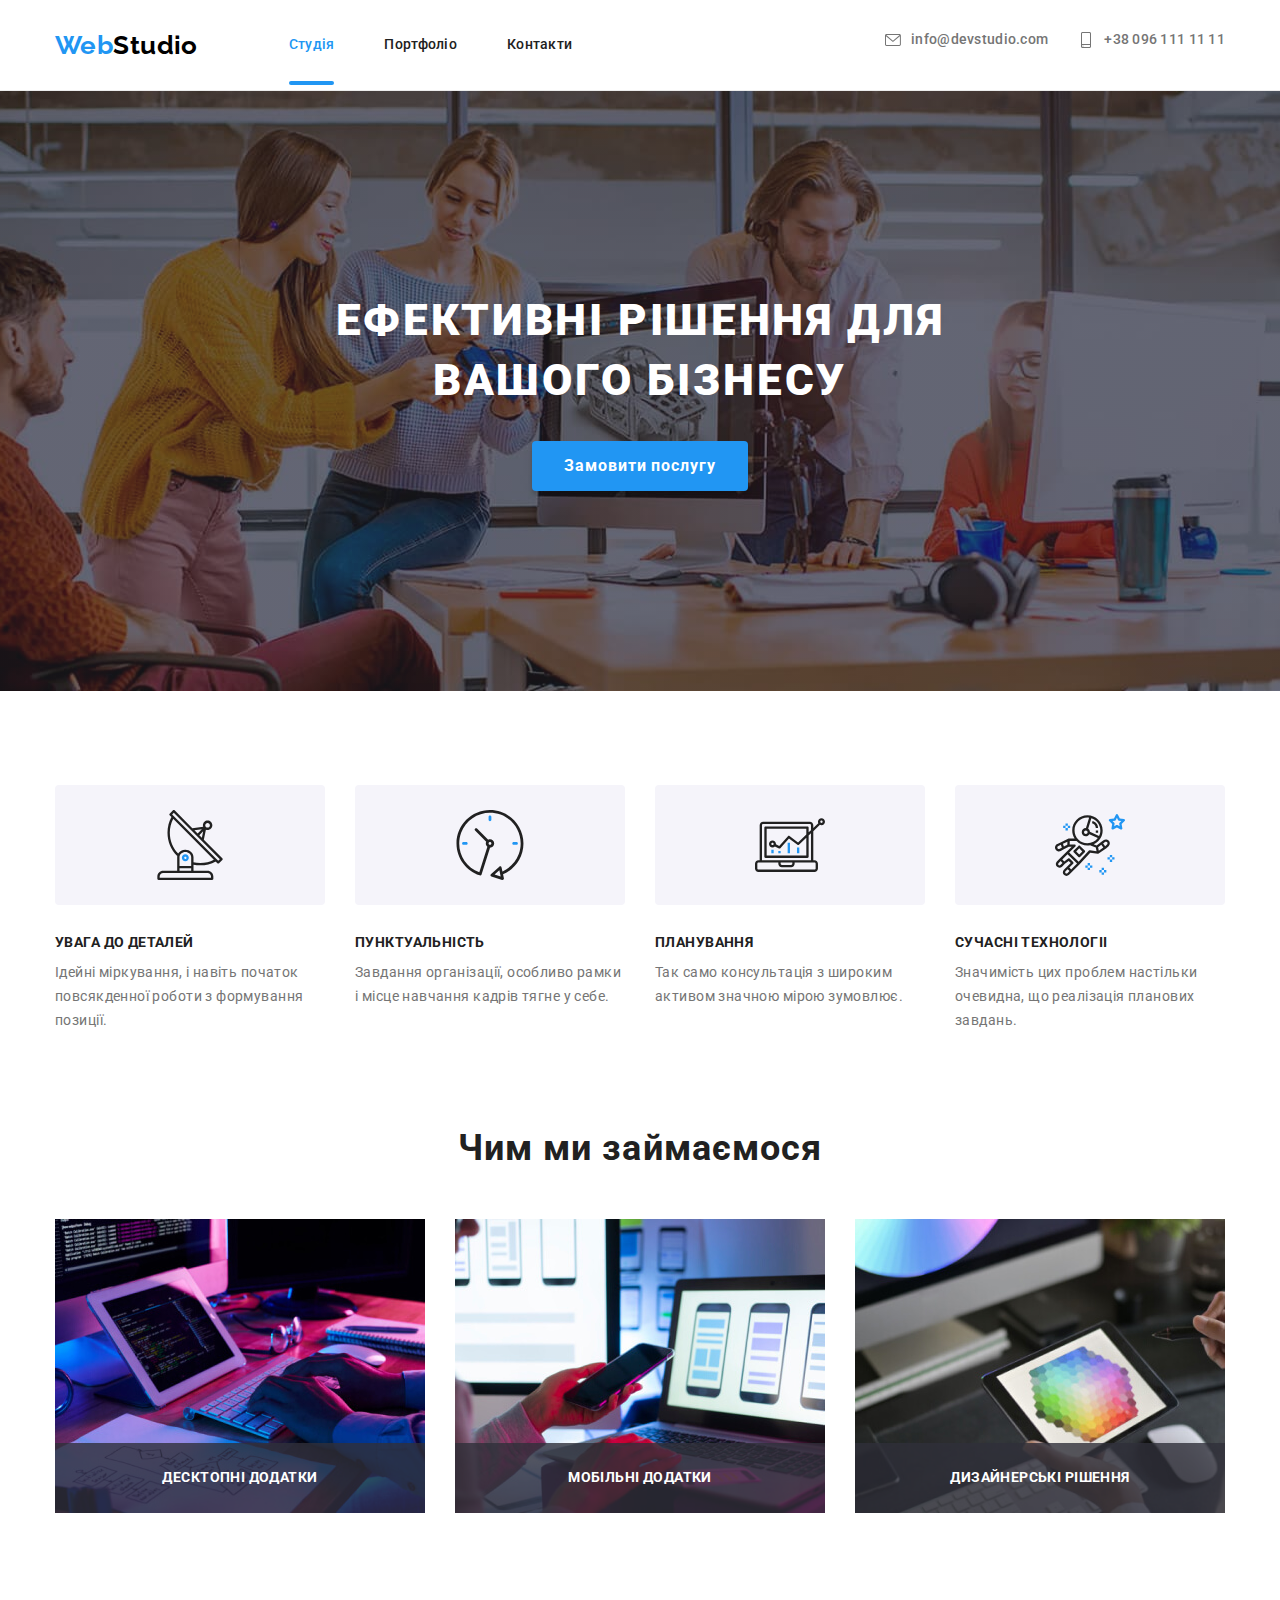
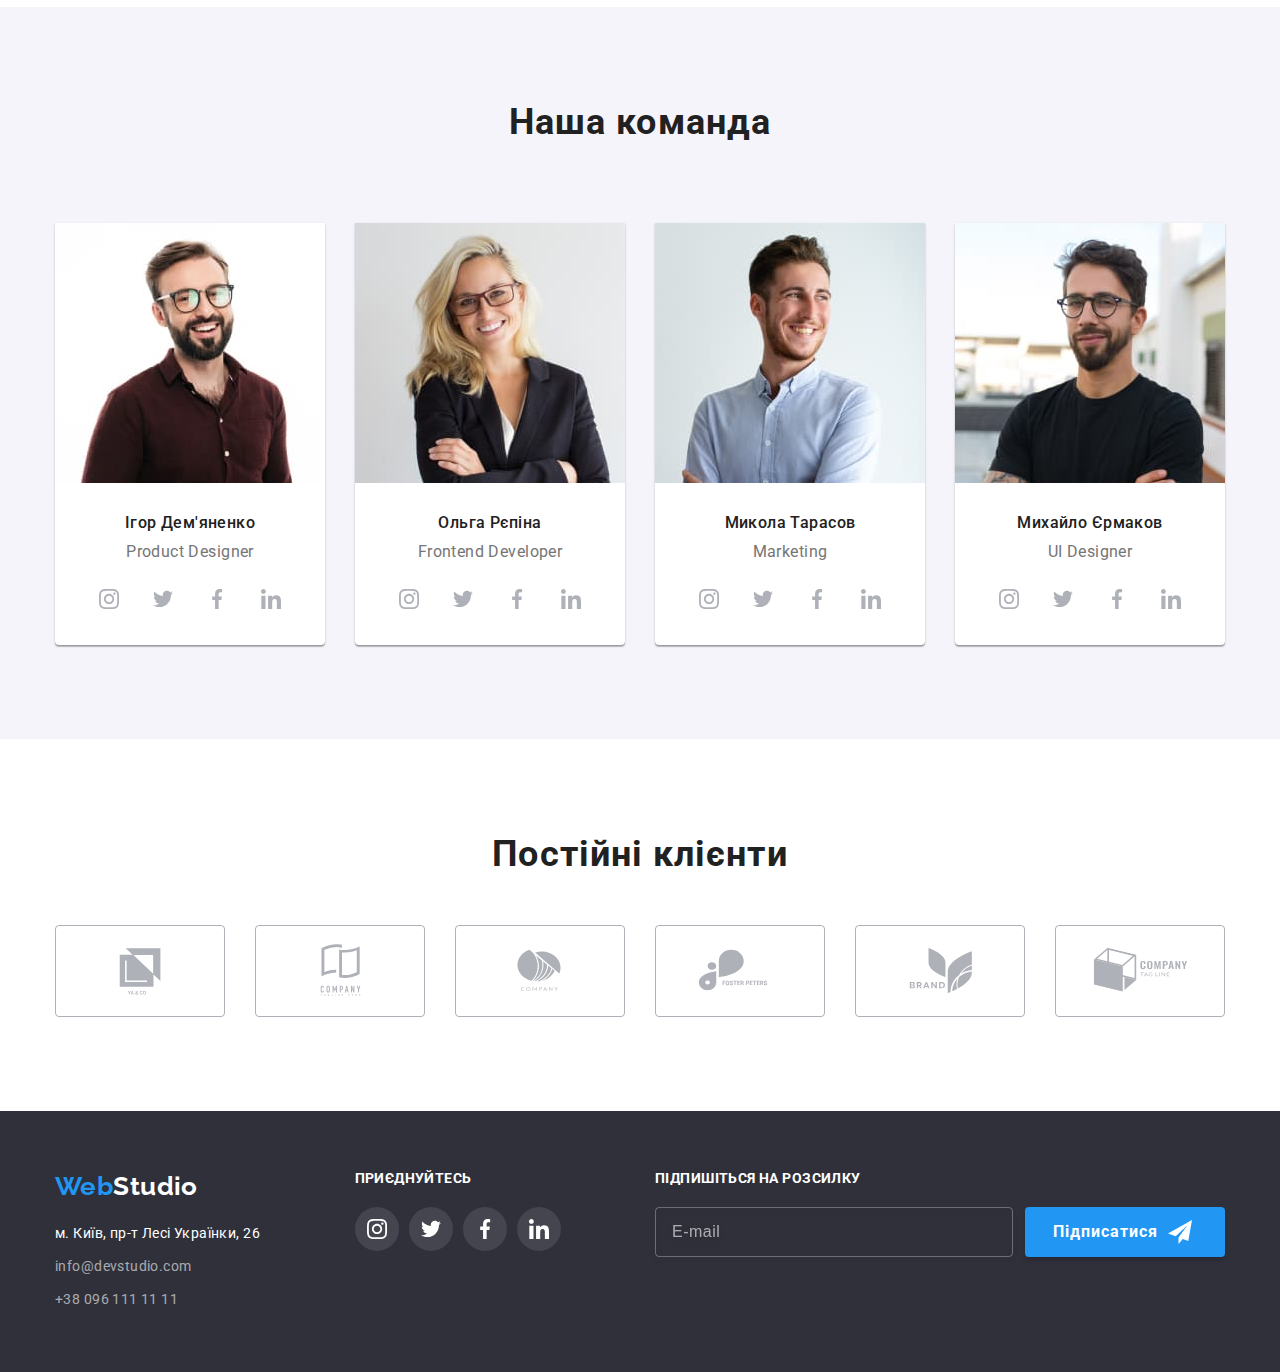
<file: index.html>
<!DOCTYPE html>
<html lang="uk">

<head>
  <meta charset="UTF-8" />
  <meta http-equiv="X-UA-Compatible" content="IE=edge" />
  <meta name="viewport" content="width=device-width, initial-scale=1.0" />
  <title>Blog</title>
  <link rel="preconnect" href="https://fonts.googleapis.com" />
  <link rel="preconnect" href="https://fonts.gstatic.com" crossorigin />
  <link href="https://fonts.googleapis.com/css2?family=Raleway:wght@700&family=Roboto:wght@400;500;700;900&display=swap"
    rel="stylesheet" />
  <link rel="stylesheet" href="https://cdnjs.cloudflare.com/ajax/libs/modern-normalize/1.1.0/modern-normalize.min.css"
    integrity="sha512-wpPYUAdjBVSE4KJnH1VR1HeZfpl1ub8YT/NKx4PuQ5NmX2tKuGu6U/JRp5y+Y8XG2tV+wKQpNHVUX03MfMFn9Q=="
    crossorigin="anonymous" referrerpolicy="no-referrer" />
  <link rel="stylesheet" href="./css/main.min.css" />
</head>

<body>
  <!-- Header -->
  <header class="header">
    <div class="header__container container">
      <nav class="navigation">
        <a href="./index.html" class="logo header__logo"><span class="logo__text">Web</span>Studio</a>
        <ul class="navigation__list">
          <li class="navigation__item">
            <a class="navigation__link link navigation__link--active" href="./index.html">Студія</a>
          </li>
          <li class="navigation__item">
            <a class="navigation__link link" href="./portfolio.html">Портфоліо</a>
          </li>
          <li class="navigation__item">
            <a class="navigation__link link" href="#">Контакти</a>
          </li>
        </ul>
      </nav>
      <div class="header__contacts">
        <ul class="contacts">
          <li class="contacts__item">
            <a class="contacts__link link" href="mailto:info@devstudio.com">
              <svg class="contacts__icon">
                <use href="./images/icons.svg#icon-envelope"></use>
              </svg>
              info@devstudio.com
            </a>
          </li>
          <li class="contacts__item">
            <a class="contacts__link link" href="tel:+380961111111">
              <svg class="contacts__icon">
                <use href="./images/icons.svg#icon-smartphone"></use>
              </svg>
              +38 096 111 11 11
            </a>
          </li>
        </ul>
      </div>
      <button type="button" class="mobile-menu__button js-open-menu" aria-expanded="false" aria-controls="mobile-menu">
        <svg width="40" height="40" class="mobile-menu__icon-menu" aria-label="Пермикач мобільного меню">
          <use href="./images/icons.svg#icon-menu"></use>
        </svg>
      </button>
    </div>
    <div class="mobile-menu js-menu-container" id="mobile-menu">
      <div class="mobile-menu__content">
        <div>
          <button class="mobile-menu__button js-close-menu">
            <svg width="40" height="40" class="mobile-menu__icon-cross" aria-label="Пермикач мобільного меню">
              <use href="./images/icons.svg#icon-close"></use>
            </svg>
          </button>
          <nav class="mob-navigation">
            <ul class="mob-navigation__list">
              <li class="mob-navigation__item">
                <a class="mob-navigation__link link mob-navigation__link--active" href="./index.html">Студія</a>
              </li>
              <li class="mob-navigation__item">
                <a class="mob-navigation__link link" href="./portfolio.html">Портфоліо</a>
              </li>
              <li class="mob-navigation__item">
                <a class="mob-navigation__link link" href="#">Контакти</a>
              </li>
            </ul>
          </nav>
        </div>
        <div>
          <ul class="mob-contacts">
            <li class="mob-contacts__item">
              <a class="mob-contacts__tel link" href="tel:+380961111111">
                +38 096 111 11 11
              </a>
            </li>
            <li class="mob-contacts__item">
              <a class="mob-contacts__mail link" href="mailto:info@devstudio.com">
                info@devstudio.com
              </a>
            </li>
          </ul>
          <ul class="mob-social-set">
            <li class="mob-social-set__item">
              <a class="mob-social-set__link link" href="#"> Instagram </a>
            </li>
            <li class="mob-social-set__item">
              <a class="mob-social-set__link link" href="#"> Twitter </a>
            </li>
            <li class="mob-social-set__item">
              <a class="mob-social-set__link link" href="#"> Facebook </a>
            </li>
            <li class="mob-social-set__item">
              <a class="mob-social-set__link link" href="#"> LinkedIn </a>
            </li>
          </ul>
        </div>
      </div>
    </div>
  </header>

  <!--Main  -->
  <main>
    <!-- Hero -->
    <section class="hero hero__overlay">
      <div class="container">
        <h1 class="hero__title c-title-44">
          Ефективні рішення для <br />
          вашого бізнесу
        </h1>
        <button class="hero__btn button" type="button" data-modal-open>
          Замовити послугу
        </button>
      </div>
    </section>

    <!-- Features -->
    <section class="features section">
      <div class="container">
        <h2 class="c-title-36 visually-hidden">Наші переваги</h2>
        <ul class="features__list">
          <li class="features__item">
            <div class="features__pre-block">
              <svg class="features__icon" width="70" height="70">
                <use href="./images/icons.svg#icon-antenna"></use>
              </svg>
            </div>
            <h3 class="features__title c-title-14">Увага до деталей</h3>
            <p class="features__text">
              Ідейні міркування, і навіть початок повсякденної роботи з
              формування позиції.
            </p>
          </li>
          <li class="features__item">
            <div class="features__pre-block">
              <svg class="features__icon" width="70" height="70">
                <use href="./images/icons.svg#icon-clock"></use>
              </svg>
            </div>
            <h3 class="features__title c-title-14">Пунктуальність</h3>
            <p class="features__text">
              Завдання організації, особливо рамки і місце навчання кадрів
              тягне у себе.
            </p>
          </li>
          <li class="features__item">
            <div class="features__pre-block">
              <svg class="features__icon" width="70" height="70">
                <use href="./images/icons.svg#icon-diagram"></use>
              </svg>
            </div>
            <h3 class="features__title c-title-14">Планування</h3>
            <p class="features__text">
              Так само консультація з широким активом значною мірою зумовлює.
            </p>
          </li>
          <li class="features__item">
            <div class="features__pre-block">
              <svg class="features__icon" width="70" height="70">
                <use href="./images/icons.svg#icon-astronaut"></use>
              </svg>
            </div>
            <h3 class="features__title c-title-14">Сучасні технологіі</h3>
            <p class="features__text">
              Значимість цих проблем настільки очевидна, що реалізація
              планових завдань.
            </p>
          </li>
        </ul>
      </div>
    </section>

    <!-- About -->
    <section class="about section">
      <div class="container">
        <h2 class="about__title c-title-36">Чим ми займаємося</h2>
        <ul class="work-set">
          <li class="work-set__item">
            <picture>
              <source media="(min-width:1200px)" srcset="./images/ipad.jpg 1x, ./images/ipad-2x.jpg 2x" />
              <img srcset="./images/ipad.jpg 1x, ./images/ipad-2x.jpg 2x" src="./images/ipad.jpg"
                alt="Планшет з клавіатурой та руками" width="370" />
            </picture>
            <h3 class="work-set__sub-title c-title-14">Десктопні додатки</h3>
          </li>
          <li class="work-set__item">
            <picture>
              <source media="(min-width:1200px)" srcset="./images/laptop.jpg 1x, ./images/laptop-2x.jpg 2x" />
              <img srcset="./images/laptop.jpg 1x, ./images/laptop-2x.jpg 2x" src="./images/laptop.jpg"
                alt="телефон с ноутбуком та руками" width="370" />
            </picture>

            <h3 class="work-set__sub-title c-title-14">Мобільні додатки</h3>
          </li>
          <li class="work-set__item">
            <picture>
              <source media="(min-width:1200px)" srcset="./images/ipad2.jpg 1x, ./images/ipad2-2x.jpg 2x" />
              <img srcset="./images/ipad2.jpg 1x, ./images/ipad2-2x.jpg 2x" src="./images/ipad2.jpg"
                alt="Руки і планшет" width="370" />
            </picture>

            <h3 class="work-set__sub-title c-title-14">
              Дизайнерські рішення
            </h3>
          </li>
        </ul>
      </div>
    </section>

    <!-- Team -->
    <section class="team section">
      <div class="container">
        <h2 class="team__title c-title-36">Наша команда</h2>
        <ul class="cards">
          <li class="cards__item">
            <picture>
              <source media="(min-width:1200px)" srcset="
                    ./images/demyanenko.jpg    1x,
                    ./images/demyanenko-2x.jpg 2x
                  " />
              <source media="(min-width:768px)" srcset="
                    ./images/demyanenko-tab.jpg    1x,
                    ./images/demyanenko-tab-2x.jpg 2x
                  " />
              <source media="(min-width:480px)" srcset="
                    ./images/demyanenko-mob.jpg    1x,
                    ./images/demyanenko-mob-2x.jpg 2x
                  " />
              <img srcset="
                    ./images/demyanenko.jpg    1x,
                    ./images/demyanenko-2x.jpg 2x
                  " src="./images/demyanenko.jpg" alt="Ігор Дем'яненко" width="270" height="260"
                class="cards__image" />
            </picture>
            <h3 class="cards__title c-title-16">Ігор Дем'яненко</h3>
            <p class="cards__text">Product Designer</p>
            <ul class="social-set team__social-set">
              <li class="social-set__item">
                <a class="social-set__link link" href="#">
                  <svg class="social-set__icon" width="20" height="20">
                    <use href="./images/icons.svg#icon-instagram"></use>
                  </svg>
                </a>
              </li>
              <li class="social-set__item">
                <a class="social-set__link link" href="#">
                  <svg class="social-set__icon" width="20" height="20">
                    <use href="./images/icons.svg#icon-twitter"></use>
                  </svg>
                </a>
              </li>
              <li class="social-set__item">
                <a class="social-set__link link" href="#">
                  <svg class="social-set__icon" width="20" height="20">
                    <use href="./images/icons.svg#icon-facebook"></use>
                  </svg>
                </a>
              </li>
              <li class="social-set__item">
                <a class="social-set__link link" href="#">
                  <svg class="social-set__icon" width="20" height="20">
                    <use href="./images/icons.svg#icon-linkedin"></use>
                  </svg>
                </a>
              </li>
            </ul>
          </li>
          <li class="cards__item">
            <picture>
              <source media="(min-width:1200px )" srcset="./images/repina.jpg 1x, ./images/repina-2x.jpg 2x" />
              <source media="(min-width:768px )" srcset="
                    ./images/repina-tab.jpg    1x,
                    ./images/repina-tab-2x.jpg 2x
                  " />
              <source media="(min-width:480px )" srcset="
                    ./images/repina-mob.jpg    1x,
                    ./images/repina-mob-2x.jpg 2x
                  " />
              <img srcset="./images/repina.jpg 1x, ./images/repina-2x.jpg 2x" src="./images/repina.jpg"
                alt="Ольга Рєпіна" width="270" height="260" />
            </picture>

            <h3 class="cards__title c-title-16">Ольга Рєпіна</h3>
            <p class="cards__text">Frontend Developer</p>
            <ul class="social-set team__social-set">
              <li class="social-set__item">
                <a class="social-set__link link" href="#">
                  <svg class="social-set__icon" width="20" height="20">
                    <use href="./images/icons.svg#icon-instagram"></use>
                  </svg>
                </a>
              </li>
              <li class="social-set__item">
                <a class="social-set__link link" href="#">
                  <svg class="social-set__icon" width="20" height="20">
                    <use href="./images/icons.svg#icon-twitter"></use>
                  </svg>
                </a>
              </li>
              <li class="social-set__item">
                <a class="social-set__link link" href="#">
                  <svg class="social-set__icon" width="20" height="20">
                    <use href="./images/icons.svg#icon-facebook"></use>
                  </svg>
                </a>
              </li>
              <li class="social-set__item">
                <a class="social-set__link link" href="#">
                  <svg class="social-set__icon" width="20" height="20">
                    <use href="./images/icons.svg#icon-linkedin"></use>
                  </svg>
                </a>
              </li>
            </ul>
          </li>
          <li class="cards__item">
            <picture>
              <source media="(min-width:1200px )" srcset="./images/tarasov.jpg 1x, ./images/tarasov-2x.jpg 2x" />
              <source media="(min-width:768px )" srcset="
                    ./images/tarasov-tab.jpg    1x,
                    ./images/tarasov-tab-2x.jpg 2x
                  " />
              <source media="(min-width:480px )" srcset="
                    ./images/tarasov-mob.jpg    1x,
                    ./images/tarasov-mob-2x.jpg 2x
                  " />
              <img srcset="./images/tarasov.jpg 1x, ./images/tarasov-2x.jpg 2x" src="./images/tarasov.jpg"
                alt="Микола Тарасов" width="270" height="260" />
            </picture>
            <h3 class="cards__title c-title-16">Микола Тарасов</h3>
            <p class="cards__text">Marketing</p>
            <ul class="social-set team__social-set">
              <li class="social-set__item">
                <a class="social-set__link link" href="#">
                  <svg class="social-set__icon" width="20" height="20">
                    <use href="./images/icons.svg#icon-instagram"></use>
                  </svg>
                </a>
              </li>
              <li class="social-set__item">
                <a class="social-set__link link" href="#">
                  <svg class="social-set__icon" width="20" height="20">
                    <use href="./images/icons.svg#icon-twitter"></use>
                  </svg>
                </a>
              </li>
              <li class="social-set__item">
                <a class="social-set__link link" href="#">
                  <svg class="social-set__icon" width="20" height="20">
                    <use href="./images/icons.svg#icon-facebook"></use>
                  </svg>
                </a>
              </li>
              <li class="social-set__item">
                <a class="social-set__link link" href="#">
                  <svg class="social-set__icon" width="20" height="20">
                    <use href="./images/icons.svg#icon-linkedin"></use>
                  </svg>
                </a>
              </li>
            </ul>
          </li>
          <li class="cards__item">
            <picture>
              <source media="(min-width:1200px )" srcset="./images/ermakov.jpg 1x, ./images/ermakov-2x.jpg 2x" />
              <source media="(min-width:768px )" srcset="
                    ./images/ermakov-tab.jpg    1x,
                    ./images/ermakov-tab-2x.jpg 2x
                  " />
              <source media="(min-width:480px )" srcset="
                    ./images/ermakov-mob.jpg    1x,
                    ./images/ermakov-mob-2x.jpg 2x
                  " />
              <img srcset="./images/ermakov.jpg 1x, ./images/ermakov-2x.jpg 2x" src="./images/ermakov.jpg"
                alt="Михайло Єрмаков" width="270" height="260" />
            </picture>
            <h3 class="cards__title c-title-16">Михайло Єрмаков</h3>
            <p class="cards__text">UI Designer</p>
            <ul class="social-set team__social-set">
              <li class="social-set__item">
                <a class="social-set__link link" href="#">
                  <svg class="social-set__icon" width="20" height="20">
                    <use href="./images/icons.svg#icon-instagram"></use>
                  </svg>
                </a>
              </li>
              <li class="social-set__item">
                <a class="social-set__link link" href="#">
                  <svg class="social-set__icon" width="20" height="20">
                    <use href="./images/icons.svg#icon-twitter"></use>
                  </svg>
                </a>
              </li>
              <li class="social-set__item">
                <a class="social-set__link link" href="#">
                  <svg class="social-set__icon" width="20" height="20">
                    <use href="./images/icons.svg#icon-facebook"></use>
                  </svg>
                </a>
              </li>
              <li class="social-set__item">
                <a class="social-set__link link" href="#">
                  <svg class="social-set__icon" width="20" height="20">
                    <use href="./images/icons.svg#icon-linkedin"></use>
                  </svg>
                </a>
              </li>
            </ul>
          </li>
        </ul>
      </div>
    </section>

    <!-- Clients -->
    <section class="clients section">
      <div class="container">
        <h2 class="client__title c-title-36">Постійні клієнти</h2>
        <ul class="logo-set">
          <li class="logo-set__item">
            <a class="logo-set__link link" href="#">
              <svg class="logo-set__icon" width="106" height="60">
                <use href="./images/icons.svg#icon-Logo-1"></use>
              </svg>
            </a>
          </li>
          <li class="logo-set__item">
            <a class="logo-set__link link" href="#">
              <svg class="logo-set__icon" width="106" height="60">
                <use href="./images/icons.svg#icon-Logo-2"></use>
              </svg>
            </a>
          </li>
          <li class="logo-set__item">
            <a class="logo-set__link link" href="#">
              <svg class="logo-set__icon" width="106" height="60">
                <use href="./images/icons.svg#icon-Logo-3"></use>
              </svg>
            </a>
          </li>
          <li class="logo-set__item">
            <a class="logo-set__link link" href="#"><svg class="logo-set__icon" width="106" height="60">
                <use href="./images/icons.svg#icon-Logo-4"></use>
              </svg>
            </a>
          </li>
          <li class="logo-set__item">
            <a class="logo-set__link link" href="#"><svg class="logo-set__icon" width="106" height="60">
                <use href="./images/icons.svg#icon-Logo-5"></use>
              </svg>
            </a>
          </li>
          <li class="logo-set__item">
            <a class="logo-set__link link" href="#"><svg class="logo-set__icon" width="106" height="60">
                <use href="./images/icons.svg#icon-Logo-6"></use>
              </svg>
            </a>
          </li>
        </ul>
      </div>
    </section>
  </main>

  <!-- Footer -->
  <footer class="footer">
    <div class="footer__container container">
      <div class="footer__contact-block">
        <a href="./index.html" class="logo footer__logo"><span class="logo__text">Web</span>Studio</a>
        <address>
          <ul class="contacts footer__contacts">
            <li class="contacts__item footer__item">
              <a href="https://goo.gl/maps/BHnjJmamnpTQk5Pf9" target="_blank" rel="noopener noreferrer nofollow"
                class="link footer__link footer__link--accent">м. Київ, пр-т Лесі Українки, 26</a>
            </li>
            <li class="contacts__item footer__item">
              <a class="link footer__link" href="mailto:info@devstudio.com">
                info@devstudio.com
              </a>
            </li>
            <li class="contacts__item footer__item">
              <a class="link footer__link" href="tel:+380961111111">
                +38 096 111 11 11
              </a>
            </li>
          </ul>
        </address>
      </div>
      <div class="footer__social">
        <h2 class="footer__title c-title-14">Приєднуйтесь</h2>
        <ul class="social-set">
          <li class="social-set__item">
            <a class="social-set__link link footer__link--dark" href="#">
              <svg class="social-set__icon" width="20" height="20">
                <use href="./images/icons.svg#icon-instagram"></use>
              </svg>
            </a>
          </li>
          <li class="social-set__item">
            <a class="social-set__link link footer__link--dark" href="#">
              <svg class="social-set__icon" width="20" height="20">
                <use href="./images/icons.svg#icon-twitter"></use>
              </svg>
            </a>
          </li>
          <li class="social-set__item">
            <a class="social-set__link link footer__link--dark" href="#">
              <svg class="social-set__icon" width="20" height="20">
                <use href="./images/icons.svg#icon-facebook"></use>
              </svg>
            </a>
          </li>
          <li class="social-set__item">
            <a class="social-set__link link footer__link--dark" href="#">
              <svg class="social-set__icon" width="20" height="20">
                <use href="./images/icons.svg#icon-linkedin"></use>
              </svg>
            </a>
          </li>
        </ul>
      </div>
      <div class="footer__mailing-form">
        <h2 class="footer__title c-title-14">Підпишіться на розсилку</h2>
        <form class="mailing-form">
          <input type="text" class="mailing-form__input" name="email" placeholder="E-mail" />
          <button type="submit" class="mailing-form__btn button">
            Підписатися
            <svg class="mailing-form__icon" width="24" height="24">
              <use href="./images/icons.svg#icon-send"></use>
            </svg>
          </button>
        </form>
      </div>
    </div>
  </footer>

  <!-- Modal Window -->
  <div class="backdrop is-hidden" data-modal>
    <div class="modal">
      <button type="button" class="modal__close-btn" data-modal-close>
        <svg class="modal__icon-close" width="18" height="18">
          <use href="./images/icons.svg#icon-close"></use>
        </svg>
      </button>
      <p class="modal__heading c-title-20">
        Залиште свої дані, ми вам передзвонимо
      </p>
      <form>
        <div class="modal__input-group">
          <label for="name" class="modal__label c-title-12">Ім'я</label>
          <div class="modal__input-wrapper">
            <input type="text" class="modal__input" name="name" id="name" />
            <svg class="modal__input-icon" width="18" height="18">
              <use href="./images/icons.svg#icon-person"></use>
            </svg>
          </div>
        </div>
        <div class="modal__input-group">
          <label for="tel" class="modal__label c-title-12">Телефон</label>
          <div class="modal__input-wrapper">
            <input type="tel" class="modal__input" name="tel" id="tel" />
            <svg class="modal__input-icon" width="18" height="18">
              <use href="./images/icons.svg#icon-phone"></use>
            </svg>
          </div>
        </div>
        <div class="modal__input-group">
          <label for="email" class="modal__label c-title-12">Пошта</label>
          <div class="modal__input-wrapper">
            <input type="email" class="modal__input" name="email" id="email" />
            <svg class="modal__input-icon" width="18" height="18">
              <use href="./images/icons.svg#icon-email"></use>
            </svg>
          </div>
        </div>
        <div class="modal__input-textarea">
          <label for="comment" class="modal__label c-title-12">Коментар</label>
          <textarea name="comment" id="comment" class="modal__text" placeholder="Введіть текст"></textarea>
        </div>
        <div class="modal__checkbox">
          <input type="checkbox" name="politic" id="politic" class="modal__politic-check visually-hidden" />
          <label for="politic" class="modal__politic-lable">Погоджуюся з розсилкою та приймаю
            <a href="#" target="_blank" class="modal__link">Умови договору</a>
          </label>
        </div>
        <button type="submit" class="modal__btn button">Відправити</button>
      </form>
    </div>
  </div>

  <!-- Scripts JS -->
  <script src="./js/modal.js"></script>
  <script src="./js/mobile-menu.js"></script>
</body>

</html>
</file>
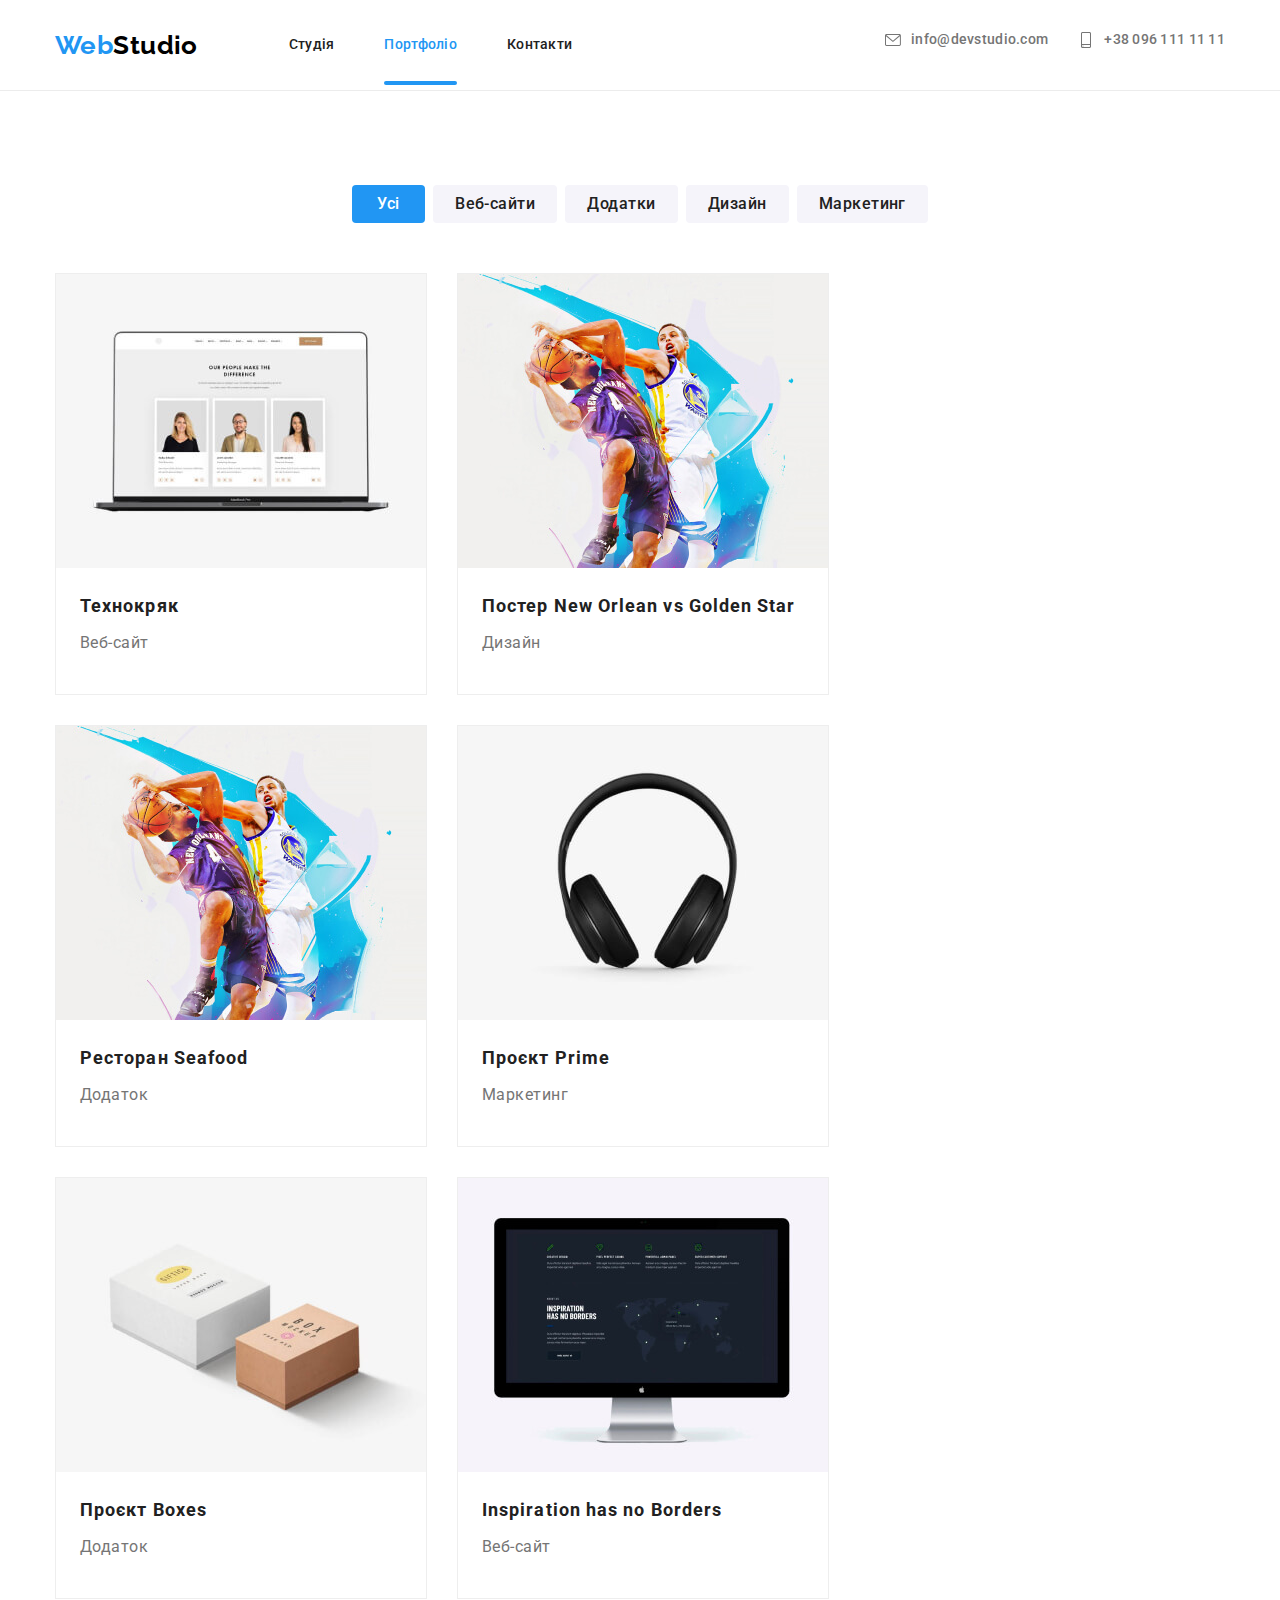
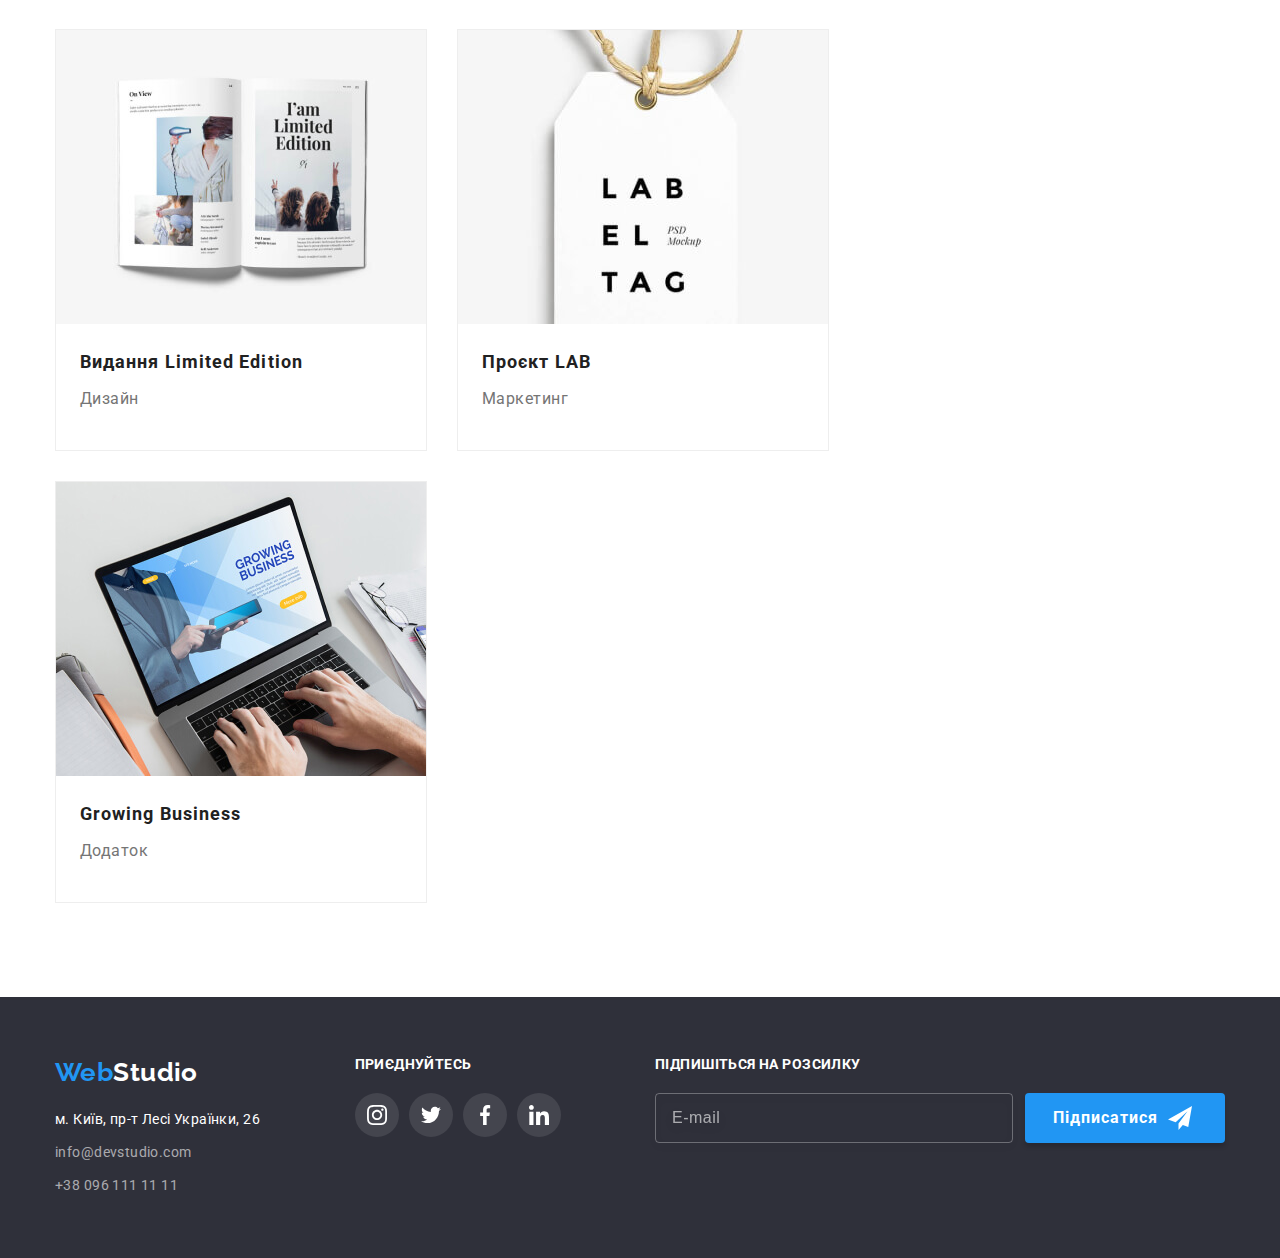
<file: portfolio.html>
<!DOCTYPE html>
<html lang="uk">
  <head>
    <meta charset="UTF-8" />
    <meta http-equiv="X-UA-Compatible" content="IE=edge" />
    <meta name="viewport" content="width=device-width, initial-scale=1.0" />
    <title>Портфоліо робіт</title>
    <link rel="preconnect" href="https://fonts.googleapis.com" />
    <link rel="preconnect" href="https://fonts.gstatic.com" crossorigin />
    <link
      href="https://fonts.googleapis.com/css2?family=Raleway:wght@700&family=Roboto:wght@400;500;700;900&display=swap"
      rel="stylesheet"
    />
    <link
      rel="stylesheet"
      href="https://cdnjs.cloudflare.com/ajax/libs/modern-normalize/1.1.0/modern-normalize.min.css"
      integrity="sha512-wpPYUAdjBVSE4KJnH1VR1HeZfpl1ub8YT/NKx4PuQ5NmX2tKuGu6U/JRp5y+Y8XG2tV+wKQpNHVUX03MfMFn9Q=="
      crossorigin="anonymous"
      referrerpolicy="no-referrer"
    />
    <link rel="stylesheet" href="./css/main.min.css" />
  </head>

  <body>
    <!-- Header Navigation -->
    <header class="header">
      <div class="header__container container">
        <nav class="navigation">
          <a href="./index.html" class="logo header__logo"
            ><span class="logo__text">Web</span>Studio</a
          >
          <ul class="navigation__list">
            <li class="navigation__item">
              <a class="navigation__link link" href="./index.html">Студія</a>
            </li>
            <li class="navigation__item">
              <a
                class="navigation__link link navigation__link--active"
                href="./portfolio.html"
                >Портфоліо</a
              >
            </li>
            <li class="navigation__item">
              <a class="navigation__link link" href="#">Контакти</a>
            </li>
          </ul>
        </nav>
        <div class="header__contacts">
          <ul class="contacts">
            <li class="contacts__item">
              <a class="contacts__link link" href="mailto:info@devstudio.com">
                <svg class="contacts__icon">
                  <use href="./images/icons.svg#icon-envelope"></use>
                </svg>
                info@devstudio.com
              </a>
            </li>
            <li class="contacts__item">
              <a class="contacts__link link" href="tel:+380961111111">
                <svg class="contacts__icon">
                  <use href="./images/icons.svg#icon-smartphone"></use>
                </svg>
                +38 096 111 11 11
              </a>
            </li>
          </ul>
        </div>
        <button
          type="button"
          class="mobile-menu__button js-open-menu"
          aria-expanded="false"
          aria-controls="mobile-menu"
        >
          <svg
            width="40"
            height="40"
            class="mobile-menu__icon-menu"
            aria-label="Пермикач мобільного меню"
          >
            <use href="./images/icons.svg#icon-menu"></use>
          </svg>
        </button>
      </div>
      <div class="mobile-menu js-menu-container" id="mobile-menu">
        <div class="mobile-menu__content">
          <div>
            <button class="mobile-menu__button js-close-menu">
              <svg
                width="40"
                height="40"
                class="mobile-menu__icon-cross"
                aria-label="Пермикач мобільного меню"
              >
                <use href="./images/icons.svg#icon-close"></use>
              </svg>
            </button>
            <nav class="mob-navigation">
              <ul class="mob-navigation__list">
                <li class="mob-navigation__item">
                  <a class="mob-navigation__link link" href="./index.html"
                    >Студія</a
                  >
                </li>
                <li class="mob-navigation__item">
                  <a
                    class="mob-navigation__link link mob-navigation__link--active"
                    href="./portfolio.html"
                    >Портфоліо</a
                  >
                </li>
                <li class="mob-navigation__item">
                  <a class="mob-navigation__link link" href="#">Контакти</a>
                </li>
              </ul>
            </nav>
          </div>
          <div>
            <ul class="mob-contacts">
              <li class="mob-contacts__item">
                <a class="mob-contacts__tel link" href="tel:+380961111111">
                  +38 096 111 11 11
                </a>
              </li>
              <li class="mob-contacts__item">
                <a
                  class="mob-contacts__mail link"
                  href="mailto:info@devstudio.com"
                >
                  info@devstudio.com
                </a>
              </li>
            </ul>
            <ul class="mob-social-set">
              <li class="mob-social-set__item">
                <a class="mob-social-set__link link" href="#"> Instagram </a>
              </li>
              <li class="mob-social-set__item">
                <a class="mob-social-set__link link" href="#"> Twitter </a>
              </li>
              <li class="mob-social-set__item">
                <a class="mob-social-set__link link" href="#"> Facebook </a>
              </li>
              <li class="mob-social-set__item">
                <a class="mob-social-set__link link" href="#"> LinkedIn </a>
              </li>
            </ul>
          </div>
        </div>
      </div>
    </header>
    <!--Main  -->
    <main>
      <!-- Portfolio -->
      <section class="portfolio section">
        <div class="container">
          <h1 class="portfolio__title visually-hidden">Наші роботи</h1>
          <div class="portfolio__filter">
            <ul class="filter">
              <li class="filter__item">
                <button
                  class="filter__btn button filter__carrent"
                  type="button"
                >
                  Усі
                </button>
              </li>
              <li class="filter__item">
                <button class="filter__btn button" type="button">
                  Веб-сайти
                </button>
              </li>
              <li class="filter__item">
                <button class="filter__btn button" type="button">
                  Додатки
                </button>
              </li>
              <li class="filter__item">
                <button class="filter__btn button" type="button">Дизайн</button>
              </li>
              <li class="filter__item">
                <button class="filter__btn button" type="button">
                  Маркетинг
                </button>
              </li>
            </ul>
          </div>

          <ul class="portfolio__list">
            <li class="portfolio__item">
              <a href="#" class="portfolio__link link">
                <div class="portfolio__action">
                  <picture>
                    <source
                      media="(min-width:1200px)"
                      srcset="
                        ./images/laptop_with_site.jpg    1x,
                        ./images/laptop_with_site-2x.jpg 2x
                      "
                    />
                    <source
                      media="(min-width:768px)"
                      srcset="
                        ./images/laptop_with_site-tab.jpg    1x,
                        ./images/laptop_with_site-tab-2x.jpg 2x
                      "
                    />
                    <source
                      media="(min-width:480px)"
                      srcset="
                        ./images/laptop_with_site-mob.jpg    1x,
                        ./images/laptop_with_site-mob-2x.jpg 2x
                      "
                    />
                    <img
                      srcset="
                        ./images/laptop_with_site.jpg    1x,
                        ./images/laptop_with_site-2x.jpg 2x
                      "
                      src="./images/laptop_with_site.jpg"
                      alt="ноутбук з сайтом"
                      width="370"
                      height="294"
                    />
                  </picture>
                  <p class="portfolio__pre-text c-title-18">
                    Ресурс пропонує комплексні пропозиції з різним рівнем
                    функціоналу та сервісів. Все це дозволить відвідувачу
                    отримати вичерпні відомості про компанію чи приватну особу.
                  </p>
                </div>
                <div class="portfolio__label">
                  <h2 class="portfolio__title">Технокряк</h2>
                  <p class="portfolio__text">Веб-сайт</p>
                </div>
              </a>
            </li>
            <li class="portfolio__item">
              <a href="#" class="portfolio__link link">
                <div class="portfolio__action">
                  <picture>
                    <source
                      media="(min-width:1200px)"
                      srcset="./images/poster.jpg 1x, ./images/poster-2x.jpg 2x"
                    />
                    <source
                      media="(min-width:768px)"
                      srcset="
                        ./images/poster-tab.jpg    1x,
                        ./images/poster-tab-2x.jpg 2x
                      "
                    />
                    <source
                      media="(min-width:480px)"
                      srcset="
                        ./images/poster-mob.jpg    1x,
                        ./images/poster-mob-2x.jpg 2x
                      "
                    />
                    <img
                      srcset="./images/poster.jpg 1x, ./images/poster-2x.jpg 2x"
                      src="./images/poster.jpg"
                      alt="два басктболіста"
                      width="370"
                      height="294"
                    />
                  </picture>

                  <p class="portfolio__pre-text c-title-18">
                    Ресурс пропонує комплексні пропозиції з різним рівнем
                    функціоналу та сервісів. Все це дозволить відвідувачу
                    отримати вичерпні відомості про компанію чи приватну особу.
                  </p>
                </div>
                <div class="portfolio__label">
                  <h2 class="portfolio__title">
                    Постер New Orlean vs Golden Star
                  </h2>
                  <p class="portfolio__text">Дизайн</p>
                </div>
              </a>
            </li>
            <li class="portfolio__item">
              <a href="#" class="portfolio__link link">
                <div class="portfolio__action">
                  <picture>
                    <source
                      media="(min-width:1200px)"
                      srcset="./images/poster.jpg 1x, ./images/poster-2x.jpg 2x"
                    />
                    <source
                      media="(min-width:768px)"
                      srcset="
                        ./images/seafood-tab.jpg    1x,
                        ./images/seafood-tab-2x.jpg 2x
                      "
                    />
                    <source
                      media="(min-width:480px)"
                      srcset="
                        ./images/seafood-mob.jpg    1x,
                        ./images/seafood-mob-2x.jpg 2x
                      "
                    />
                    <img
                      srcset="
                        ./images/seafood.jpg    1x,
                        ./images/seafood-2x.jpg 2x
                      "
                      src="./images/seafood.jpg"
                      alt="логотип ресторану seefood"
                      width="370"
                      height="294"
                    />
                  </picture>
                  <p class="portfolio__pre-text c-title-18">
                    Ресурс пропонує комплексні пропозиції з різним рівнем
                    функціоналу та сервісів. Все це дозволить відвідувачу
                    отримати вичерпні відомості про компанію чи приватну особу.
                  </p>
                </div>
                <div class="portfolio__label">
                  <h2 class="portfolio__title">Ресторан Seafood</h2>
                  <p class="portfolio__text">Додаток</p>
                </div>
              </a>
            </li>
            <li class="portfolio__item">
              <a href="#" class="portfolio__link link">
                <div class="portfolio__action">
                  <picture>
                    <source
                      media="(min-width:1200px)"
                      srcset="./images/prime.jpg 1x, ./images/prime-2x.jpg 2x"
                    />
                    <source
                      media="(min-width:768px)"
                      srcset="
                        ./images/prime-tab.jpg    1x,
                        ./images/prime-tab-2x.jpg 2x
                      "
                    />
                    <source
                      media="(min-width:480px)"
                      srcset="
                        ./images/prime-mob.jpg    1x,
                        ./images/prime-mob-2x.jpg 2x
                      "
                    />
                    <img
                      srcset="./images/prime.jpg 1x, ./images/prime-2x.jpg 2x"
                      src="./images/prime.jpg"
                      alt="навушники"
                      width="370"
                      height="294"
                    />
                  </picture>

                  <p class="portfolio__pre-text c-title-18">
                    Ресурс пропонує комплексні пропозиції з різним рівнем
                    функціоналу та сервісів. Все це дозволить відвідувачу
                    отримати вичерпні відомості про компанію чи приватну особу.
                  </p>
                </div>
                <div class="portfolio__label">
                  <h2 class="portfolio__title">Проєкт Prime</h2>
                  <p class="portfolio__text">Маркетинг</p>
                </div>
              </a>
            </li>
            <li class="portfolio__item">
              <a href="#" class="portfolio__link link">
                <div class="portfolio__action">
                  <picture>
                    <source
                      media="(min-width:1200px)"
                      srcset="./images/boxes.jpg 1x, ./images/boxes-2x.jpg 2x"
                    />
                    <source
                      media="(min-width:768px)"
                      srcset="
                        ./images/boxes-tab.jpg    1x,
                        ./images/boxes-tab-2x.jpg 2x
                      "
                    />
                    <source
                      media="(min-width:480px)"
                      srcset="
                        ./images/boxes-mob.jpg    1x,
                        ./images/boxes-mob-2x.jpg 2x
                      "
                    />
                    <img
                      srcset="./images/boxes.jpg 1x, ./images/boxes-2x.jpg 2x"
                      src="./images/boxes.jpg"
                      alt="дві коробки"
                      width="370"
                      height="294"
                    />
                  </picture>

                  <p class="portfolio__pre-text c-title-18">
                    Ресурс пропонує комплексні пропозиції з різним рівнем
                    функціоналу та сервісів. Все це дозволить відвідувачу
                    отримати вичерпні відомості про компанію чи приватну особу.
                  </p>
                </div>
                <div class="portfolio__label">
                  <h2 class="portfolio__title">Проєкт Boxes</h2>
                  <p class="portfolio__text">Додаток</p>
                </div>
              </a>
            </li>
            <li class="portfolio__item">
              <a href="#" class="portfolio__link link">
                <div class="portfolio__action">
                  <picture>
                    <source
                      media="(min-width:1200px)"
                      srcset="
                        ./images/borders.jpg    1x,
                        ./images/borders-2x.jpg 2x
                      "
                    />
                    <source
                      media="(min-width:768px)"
                      srcset="
                        ./images/borders-tab.jpg    1x,
                        ./images/borders-tab-2x.jpg 2x
                      "
                    />
                    <source
                      media="(min-width:480px)"
                      srcset="
                        ./images/borders-mob.jpg    1x,
                        ./images/borders-mob-2x.jpg 2x
                      "
                    />
                    <img
                      srcset="
                        ./images/borders.jpg    1x,
                        ./images/borders-2x.jpg 2x
                      "
                      src="./images/borders.jpg"
                      alt="монітор з сайтом"
                      width="370"
                      height="294"
                    />
                  </picture>

                  <p class="portfolio__pre-text c-title-18">
                    Ресурс пропонує комплексні пропозиції з різним рівнем
                    функціоналу та сервісів. Все це дозволить відвідувачу
                    отримати вичерпні відомості про компанію чи приватну особу.
                  </p>
                </div>
                <div class="portfolio__label">
                  <h2 class="portfolio__title">Inspiration has no Borders</h2>
                  <p class="portfolio__text">Веб-сайт</p>
                </div>
              </a>
            </li>
            <li class="portfolio__item">
              <a href="#" class="portfolio__link link">
                <div class="portfolio__action">
                  <picture>
                    <source
                      media="(min-width:1200px)"
                      srcset="
                        ./images/limit_edition.jpg    1x,
                        ./images/limit_edition-2x.jpg 2x
                      "
                    />
                    <source
                      media="(min-width:768px)"
                      srcset="
                        ./images/limit_edition-tab.jpg    1x,
                        ./images/limit_edition-tab-2x.jpg 2x
                      "
                    />
                    <source
                      media="(min-width:480px)"
                      srcset="
                        ./images/limit_edition-mob.jpg    1x,
                        ./images/limit_edition-mob-2x.jpg 2x
                      "
                    />
                    <img
                      srcset="
                        ./images/limit_edition.jpg    1x,
                        ./images/limit_edition-2x.jpg 2x
                      "
                      src="./images/limit_edition.jpg"
                      alt="відкрита книга"
                      width="370"
                      height="294"
                    />
                  </picture>

                  <p class="portfolio__pre-text c-title-18">
                    Ресурс пропонує комплексні пропозиції з різним рівнем
                    функціоналу та сервісів. Все це дозволить відвідувачу
                    отримати вичерпні відомості про компанію чи приватну особу.
                  </p>
                </div>
                <div class="portfolio__label">
                  <h2 class="portfolio__title">Видання Limited Edition</h2>
                  <p class="portfolio__text">Дизайн</p>
                </div>
              </a>
            </li>
            <li class="portfolio__item">
              <a href="#" class="portfolio__link link">
                <div class="portfolio__action">
                  <picture>
                    <source
                      media="(min-width:1200px)"
                      srcset="./images/lab.jpg 1x, ./images/lab-2x.jpg 2x"
                    />
                    <source
                      media="(min-width:768px)"
                      srcset="
                        ./images/lab-tab.jpg    1x,
                        ./images/lab-tab-2x.jpg 2x
                      "
                    />
                    <source
                      media="(min-width:480px)"
                      srcset="
                        ./images/lab-mob.jpg    1x,
                        ./images/lab-mob-2x.jpg 2x
                      "
                    />
                    <img
                      srcset="./images/lab.jpg 1x, ./images/lab-2x.jpg 2x"
                      src="./images/lab.jpg"
                      alt="етикетка з написом LAB EL TAG"
                      width="370"
                      height="294"
                    />
                  </picture>

                  <p class="portfolio__pre-text c-title-18">
                    Ресурс пропонує комплексні пропозиції з різним рівнем
                    функціоналу та сервісів. Все це дозволить відвідувачу
                    отримати вичерпні відомості про компанію чи приватну особу.
                  </p>
                </div>
                <div class="portfolio__label">
                  <h2 class="portfolio__title">Проєкт LAB</h2>
                  <p class="portfolio__text">Маркетинг</p>
                </div>
              </a>
            </li>
            <li class="portfolio__item">
              <a href="#" class="portfolio__link link">
                <div class="portfolio__action">
                  <picture>
                    <source
                      media="(min-width:1200px)"
                      srcset="
                        ./images/busines.jpg    1x,
                        ./images/busines-2x.jpg 2x
                      "
                    />
                    <source
                      media="(min-width:768px)"
                      srcset="
                        ./images/busines-tab.jpg    1x,
                        ./images/busines-tab-2x.jpg 2x
                      "
                    />
                    <source
                      media="(min-width:480px)"
                      srcset="
                        ./images/busines-mob.jpg    1x,
                        ./images/busines-mob-2x.jpg 2x
                      "
                    />
                    <img
                      srcset="
                        ./images/busines.jpg    1x,
                        ./images/busines-2x.jpg 2x
                      "
                      src="./images/busines.jpg"
                      alt="ноутбук з руками відкривають сайт"
                      width="370"
                      height="294"
                    />
                  </picture>

                  <p class="portfolio__pre-text c-title-18">
                    Ресурс пропонує комплексні пропозиції з різним рівнем
                    функціоналу та сервісів. Все це дозволить відвідувачу
                    отримати вичерпні відомості про компанію чи приватну особу.
                  </p>
                </div>
                <div class="portfolio__label">
                  <h2 class="portfolio__title">Growing Business</h2>
                  <p class="portfolio__text">Додаток</p>
                </div>
              </a>
            </li>
          </ul>
        </div>
      </section>
    </main>
    <!-- Footer -->
    <footer class="footer">
      <div class="footer__container container">
        <div class="footer__contact-block">
          <a href="./index.html" class="logo footer__logo"
            ><span class="logo__text">Web</span>Studio</a
          >
          <address>
            <ul class="contacts footer__contacts">
              <li class="contacts__item footer__item">
                <a
                  href="https://goo.gl/maps/BHnjJmamnpTQk5Pf9"
                  target="_blank"
                  rel="noopener noreferrer nofollow"
                  class="link footer__link footer__link--accent"
                  >м. Київ, пр-т Лесі Українки, 26</a
                >
              </li>
              <li class="contacts__item footer__item">
                <a class="link footer__link" href="mailto:info@devstudio.com">
                  info@devstudio.com
                </a>
              </li>
              <li class="contacts__item footer__item">
                <a class="link footer__link" href="tel:+380961111111">
                  +38 096 111 11 11
                </a>
              </li>
            </ul>
          </address>
        </div>
        <div class="footer__social">
          <h2 class="footer__title c-title-14">Приєднуйтесь</h2>
          <ul class="social-set">
            <li class="social-set__item">
              <a class="social-set__link link footer__link--dark" href="#">
                <svg class="social-set__icon" width="20" height="20">
                  <use href="./images/icons.svg#icon-instagram"></use>
                </svg>
              </a>
            </li>
            <li class="social-set__item">
              <a class="social-set__link link footer__link--dark" href="#">
                <svg class="social-set__icon" width="20" height="20">
                  <use href="./images/icons.svg#icon-twitter"></use>
                </svg>
              </a>
            </li>
            <li class="social-set__item">
              <a class="social-set__link link footer__link--dark" href="#">
                <svg class="social-set__icon" width="20" height="20">
                  <use href="./images/icons.svg#icon-facebook"></use>
                </svg>
              </a>
            </li>
            <li class="social-set__item">
              <a class="social-set__link link footer__link--dark" href="#">
                <svg class="social-set__icon" width="20" height="20">
                  <use href="./images/icons.svg#icon-linkedin"></use>
                </svg>
              </a>
            </li>
          </ul>
        </div>
        <div class="footer__mailing-form">
          <h2 class="footer__title c-title-14">Підпишіться на розсилку</h2>
          <form class="mailing-form">
            <input
              type="text"
              class="mailing-form__input"
              name="email"
              placeholder="E-mail"
            />
            <button type="submit" class="mailing-form__btn button">
              Підписатися
              <svg class="mailing-form__icon" width="24" height="24">
                <use href="./images/icons.svg#icon-send"></use>
              </svg>
            </button>
          </form>
        </div>
      </div>
    </footer>
    <!-- Scripts JS -->
    <script src="./js/mobile-menu.js"></script>
  </body>
</html>
</file>
<file: css/main.min.css>
:root{--primary-text-color: #757575;--secodary-text-color: #212121;--hero-text-color: #fff;--primary-bg-color: #fff;--secondary-bg-color: #2f303a;--accent-bg-color: #f5f4fa;--accent-color: #2196f3;--btn-active-color: #188ce8;--second-logo-color: #000000;--footer-text-color: rgba(255, 255, 255, 0.6);--border-box-color: #eeeeee;--border-header-color: #ececec;--social-logo-color: #afb1b8;--white-color: #fff}h1,h2,h3,h4,h5,h6{margin-top:0}p{margin-top:0}ul{padding:0;margin:0;list-style:none}img{display:block;width:100%;height:auto}.link{font-family:"Roboto",sans-serif;font-weight:500;font-size:14px;line-height:1.14;letter-spacing:.02em;text-decoration:none;-webkit-transition:color 250ms cubic-bezier(0.4, 0, 0.2, 1);transition:color 250ms cubic-bezier(0.4, 0, 0.2, 1)}.link:hover,.link:focus{color:var(--accent-color)}body{font-family:"Roboto",sans-serif;font-size:14px;line-height:1.71;letter-spacing:.03em;color:var(--primary-text-color);background-color:var(--primary-bg-color);margin:0}::-moz-selection{color:var(--hero-text-color);background-color:var(--accent-color)}::selection{color:var(--hero-text-color);background-color:var(--accent-color)}.c-title-44{font-weight:900;font-size:26px;line-height:1.62;letter-spacing:.06em;text-transform:uppercase}@media screen and (min-width: 1200px){.c-title-44{font-size:44px;line-height:1.36}}.c-title-36{font-weight:700;font-size:28px;line-height:1.18;letter-spacing:.03em;text-align:center}@media screen and (min-width: 1200px){.c-title-36{font-weight:700;font-size:36px;line-height:1.17;letter-spacing:.03em}}.c-title-20{font-weight:700;font-size:20px;line-height:1.15;letter-spacing:.03em;text-align:center}.c-title-18{font-weight:400;font-size:18px;line-height:1.56;letter-spacing:.03em}.c-title-16{font-weight:500;font-size:16px;line-height:1.19;text-align:center}.c-title-14{font-weight:700;font-size:14px;line-height:1.14;text-transform:uppercase}.c-title-12{font-size:12px;line-height:1.17;letter-spacing:.01em}.visually-hidden{position:absolute;white-space:nowrap;width:1px;height:1px;overflow:hidden;border:0;padding:0;margin:-1px;opacity:0}.is-hidden{opacity:0;visibility:hidden;pointer-events:none}.container{width:100%;padding:0 15px;margin:0 auto;-webkit-box-sizing:border-box;box-sizing:border-box}@media screen and (min-width: 480px){.container{width:480px}}@media screen and (min-width: 768px){.container{width:768px}}@media screen and (min-width: 1200px){.container{width:1200px}}.section{padding-top:60px;padding-bottom:60px}@media screen and (min-width: 1200px){.section{padding-top:94px;padding-bottom:94px}}.logo{font-family:"Raleway",sans-serif;font-weight:700;font-size:24px;line-height:1.19;display:inline-block;color:var(--second-logo-color);text-decoration:none}@media screen and (min-width: 1200px){.logo{font-size:26px}}.logo__text{color:var(--accent-color)}.button{font-weight:700;font-size:16px;line-height:1.88;letter-spacing:.06em;color:var(--white-color);font-family:inherit;background-color:var(--accent-color);-webkit-box-shadow:0px 4px 4px rgba(0,0,0,.15);box-shadow:0px 4px 4px rgba(0,0,0,.15);border-radius:4px;border:0;cursor:pointer;-webkit-transition:background-color 250ms cubic-bezier(0.4, 0, 0.2, 1);transition:background-color 250ms cubic-bezier(0.4, 0, 0.2, 1)}.button:hover,.button:focus{background-color:var(--btn-active-color)}.navigation{display:-webkit-box;display:-ms-flexbox;display:flex;-webkit-box-align:center;-ms-flex-align:center;align-items:center}.navigation__list{display:none}@media screen and (min-width: 768px){.navigation__list{display:-webkit-box;display:-ms-flexbox;display:flex;-webkit-box-align:center;-ms-flex-align:center;align-items:center}}.navigation__item{margin-right:50px}.navigation__item:last-child{margin-right:0}.navigation__link{display:block;position:relative;padding:32px 0;color:var(--secodary-text-color)}.navigation__link::after{content:"";position:absolute;bottom:0;right:0;background-color:rgba(0,0,0,0);height:4px;width:100%;border-radius:2px;-webkit-transition:background-color 250ms cubic-bezier(0.4, 0, 0.2, 1);transition:background-color 250ms cubic-bezier(0.4, 0, 0.2, 1)}.navigation__link:hover::after{background-color:var(--accent-color)}.navigation__link--active{color:var(--accent-color);position:relative}.navigation__link--active::after{content:"";position:absolute;bottom:0;right:0;background-color:var(--accent-color);height:4px;width:100%;border-radius:2px}.mobile-menu{z-index:9;position:fixed;top:0;right:0;max-width:480px;width:100vw;height:100vh;background-color:#fff;padding:10px 15px 47px 40px;font-size:20px;-webkit-box-sizing:border-box;box-sizing:border-box;-webkit-transform:translateX(100%);transform:translateX(100%);-webkit-transition:-webkit-transform 300ms ease-in-out;transition:-webkit-transform 300ms ease-in-out;transition:transform 300ms ease-in-out;transition:transform 300ms ease-in-out, -webkit-transform 300ms ease-in-out}@media screen and (min-width: 768px){.mobile-menu{display:none}}.mobile-menu.is-open{-webkit-transform:translateX(0);transform:translateX(0)}.mobile-menu__button{display:block;margin:0;padding:0;border:none;background-color:rgba(0,0,0,0);margin-left:auto;color:var(--accent-color)}@media screen and (min-width: 768px){.mobile-menu__button{display:none}}.mobile-menu__button:hover .mobile-menu__icon-cross,.mobile-menu__button:focus .mobile-menu__icon-cross{fill:currentColor}.mobile-menu__icon-cross{display:block}.mobile-menu__icon-menu{display:block}.mobile-menu__content{display:-webkit-box;display:-ms-flexbox;display:flex;-webkit-box-orient:vertical;-webkit-box-direction:normal;-ms-flex-direction:column;flex-direction:column;-webkit-box-pack:justify;-ms-flex-pack:justify;justify-content:space-between;height:100%}.mob-navigation__item:not(:last-child){margin-bottom:32px}.mob-navigation__link{font-weight:500;font-size:40px;line-height:1.18;letter-spacing:.02em;color:var(--secodary-text-color)}.mob-navigation__link--active{color:var(--accent-color)}.mob-contacts{margin-bottom:64px;margin-top:auto}.mob-contacts__item:not(:last-child){margin-bottom:32px}.mob-contacts__tel{font-weight:500;font-size:34px;line-height:1.18;letter-spacing:.02em;color:var(--accent-color)}.mob-contacts__mail{font-weight:500;font-size:24px;line-height:1.17;letter-spacing:.02em;color:var(--primary-text-color)}.mob-social-set{display:-webkit-box;display:-ms-flexbox;display:flex}.mob-social-set__item{margin-right:20px;position:relative}.mob-social-set__link{font-weight:500;font-size:18px;line-height:1.22;letter-spacing:.02em;color:var(--accent-color);position:relative}.mob-social-set__item:not(:last-child) .mob-social-set__link::after{content:"";position:absolute;height:22px;right:-10px;top:0;border:1px solid rgba(33,33,33,.2)}@media screen and (min-width: 1200px){.contacts{display:-webkit-box;display:-ms-flexbox;display:flex}}@media screen and (min-width: 1200px){.contacts__item{margin-right:30px}}.contacts__item:last-child{margin-right:0}.contacts__link{display:-webkit-inline-box;display:-ms-inline-flexbox;display:inline-flex;-ms-flex-line-pack:center;align-content:center;margin-bottom:10px;color:inherit;font-weight:500;font-size:12px;line-height:1.17;letter-spacing:.02em}@media screen and (min-width: 1200px){.contacts__link{font-size:14px;line-height:1.14;padding:32px 0}}.contacts__icon{margin-right:8px;fill:currentColor;width:14px;height:14px}@media screen and (min-width: 1200px){.contacts__icon{margin-right:10px;width:16px;height:16px}}.work-set{display:-webkit-box;display:-ms-flexbox;display:flex}.work-set__item{margin-right:30px;position:relative;width:calc((100% - 60px)/3)}.work-set__item:last-child{margin-right:0}.work-set__sub-title{position:absolute;bottom:0;margin:0;padding:27px 0;width:100%;background-color:rgba(47,48,58,.8);text-align:center;color:var(--white-color)}.social-set{display:-webkit-box;display:-ms-flexbox;display:flex;-webkit-box-pack:center;-ms-flex-pack:center;justify-content:center}.social-set__item{margin-right:10px;width:44px;height:44px}.social-set__item:last-child{margin-right:0px}.social-set__link{display:inline-block;background-color:rgba(0,0,0,0);padding:12px;border-radius:50%;color:var(--social-logo-color);-webkit-transition:color 250ms cubic-bezier(0.4, 0, 0.2, 1),background-color 250ms cubic-bezier(0.4, 0, 0.2, 1);transition:color 250ms cubic-bezier(0.4, 0, 0.2, 1),background-color 250ms cubic-bezier(0.4, 0, 0.2, 1)}.social-set__link:hover,.social-set__link:focus{color:var(--white-color);background-color:var(--accent-color)}.social-set__icon{fill:currentColor;display:block}@media screen and (min-width: 768px){.cards{display:-webkit-box;display:-ms-flexbox;display:flex;-ms-flex-wrap:wrap;flex-wrap:wrap;margin-left:-30px}}.cards__item{padding-bottom:24px;background-color:var(--primary-bg-color);-webkit-box-shadow:0px 1px 3px rgba(0,0,0,.12),0px 1px 1px rgba(0,0,0,.14),0px 2px 1px rgba(0,0,0,.2);box-shadow:0px 1px 3px rgba(0,0,0,.12),0px 1px 1px rgba(0,0,0,.14),0px 2px 1px rgba(0,0,0,.2);border-radius:0px 0px 4px 4px;margin-top:30px;margin-left:auto;margin-right:auto}@media screen and (min-width: 768px){.cards__item{width:calc((100% - 60px)/2);margin-left:30px;margin-top:30px}}@media screen and (min-width: 1200px){.cards__item{width:calc((100% - 120px)/4)}}.cards__title{margin-top:30px;margin-bottom:10px;color:var(--secodary-text-color)}.cards__text{margin:0;font-size:16px;line-height:1.19;text-align:center;color:var(--primary-text-color)}.mailing-form{display:-webkit-box;display:-ms-flexbox;display:flex}@media screen and (max-width: 1199px){.mailing-form{-ms-flex-wrap:wrap;flex-wrap:wrap;-webkit-box-pack:center;-ms-flex-pack:center;justify-content:center}}.mailing-form__input{padding:15px 16px;border:1px solid rgba(255,255,255,.3);-webkit-filter:drop-shadow(0px 4px 4px rgba(0, 0, 0, 0.15));filter:drop-shadow(0px 4px 4px rgba(0, 0, 0, 0.15));border-radius:4px;background-color:rgba(0,0,0,0);font-weight:400;font-size:16px;line-height:1.25;letter-spacing:.03em;color:var(--white-color);height:50px;width:100%;-webkit-box-sizing:border-box;box-sizing:border-box}@media screen and (max-width: 1199px){.mailing-form__input{margin-bottom:20px}}@media screen and (min-width: 1200px){.mailing-form__input{margin-right:12px}}.mailing-form__input::-webkit-input-placeholder{display:-webkit-box;display:flex;-webkit-box-align:center;align-items:center;font-weight:400;font-size:16px;line-height:1.25;letter-spacing:.03em;color:rgba(255,255,255,.6)}.mailing-form__input::-moz-placeholder{display:flex;align-items:center;font-weight:400;font-size:16px;line-height:1.25;letter-spacing:.03em;color:rgba(255,255,255,.6)}.mailing-form__input:-ms-input-placeholder{display:-ms-flexbox;display:flex;-ms-flex-align:center;align-items:center;font-weight:400;font-size:16px;line-height:1.25;letter-spacing:.03em;color:rgba(255,255,255,.6)}.mailing-form__input::-ms-input-placeholder{display:-ms-flexbox;display:flex;-ms-flex-align:center;align-items:center;font-weight:400;font-size:16px;line-height:1.25;letter-spacing:.03em;color:rgba(255,255,255,.6)}.mailing-form__input::placeholder{display:-webkit-box;display:-ms-flexbox;display:flex;-webkit-box-align:center;-ms-flex-align:center;align-items:center;font-weight:400;font-size:16px;line-height:1.25;letter-spacing:.03em;color:rgba(255,255,255,.6)}.mailing-form__btn{display:-webkit-box;display:-ms-flexbox;display:flex;-webkit-box-align:center;-ms-flex-align:center;align-items:center;text-align:center;padding:10px 28px;max-width:200px;width:100%}.mailing-form__icon{fill:var(--white-color);margin-left:10px}.filter{display:-webkit-box;display:-ms-flexbox;display:flex;-ms-flex-wrap:wrap;flex-wrap:wrap;margin-top:-15px}.filter__item{margin-top:15px}.filter__item:not(:last-child){margin-right:8px}.filter__btn{min-width:73px;padding:6px 22px;font-weight:500;line-height:1.62;letter-spacing:.03em;color:var(--secodary-text-color);background-color:var(--accent-bg-color);border:none;-webkit-box-shadow:none;box-shadow:none;-webkit-transition:color 250ms cubic-bezier(0.4, 0, 0.2, 1),background-color 250ms cubic-bezier(0.4, 0, 0.2, 1),-webkit-box-shadow 250ms cubic-bezier(0.4, 0, 0.2, 1);transition:color 250ms cubic-bezier(0.4, 0, 0.2, 1),background-color 250ms cubic-bezier(0.4, 0, 0.2, 1),-webkit-box-shadow 250ms cubic-bezier(0.4, 0, 0.2, 1);transition:box-shadow 250ms cubic-bezier(0.4, 0, 0.2, 1),color 250ms cubic-bezier(0.4, 0, 0.2, 1),background-color 250ms cubic-bezier(0.4, 0, 0.2, 1);transition:box-shadow 250ms cubic-bezier(0.4, 0, 0.2, 1),color 250ms cubic-bezier(0.4, 0, 0.2, 1),background-color 250ms cubic-bezier(0.4, 0, 0.2, 1),-webkit-box-shadow 250ms cubic-bezier(0.4, 0, 0.2, 1)}.filter__btn:hover,.filter__btn:focus{color:var(--hero-text-color);background-color:var(--accent-color);-webkit-box-shadow:0px 3px 1px rgba(0,0,0,.1),0px 1px 2px rgba(0,0,0,.08),0px 2px 2px rgba(0,0,0,.12);box-shadow:0px 3px 1px rgba(0,0,0,.1),0px 1px 2px rgba(0,0,0,.08),0px 2px 2px rgba(0,0,0,.12)}.filter__carrent{color:var(--hero-text-color);background-color:var(--accent-color)}.header{max-width:1600px;margin:0 auto;border-bottom:1px solid var(--border-header-color);position:relative}.header__logo{padding-top:16px;padding-bottom:16px;margin-right:87px}@media screen and (min-width: 768px){.header__logo{padding-top:26px;padding-bottom:26px}}@media screen and (min-width: 1200px){.header__logo{padding-top:25px;padding-bottom:25px;margin-right:91px}}.header__container{display:-webkit-box;display:-ms-flexbox;display:flex;-webkit-box-align:center;-ms-flex-align:center;align-items:center}.header__contacts{margin-left:auto;display:none}@media screen and (min-width: 768px){.header__contacts{display:block}}.hero{padding:118px 0;background-color:var(--secondary-bg-color);text-align:center}@media screen and (min-width: 1200px){.hero{padding:200px 0}}.hero__overlay{max-width:1600px;margin-left:auto;margin-right:auto;background-image:-webkit-gradient(linear, left top, right top, from(rgba(47, 48, 58, 0.4)), to(rgba(47, 48, 58, 0.4))),url(../images/hero-beckground-mob.jpg);background-image:linear-gradient(to right, rgba(47, 48, 58, 0.4), rgba(47, 48, 58, 0.4)),url(../images/hero-beckground-mob.jpg);background-repeat:no-repeat;background-position:center;background-size:cover}@media(min-device-pixel-ratio: 2),(-webkit-min-device-pixel-ratio: 2),(min-resolution: 192dpi),(min-resolution: 2dppx){.hero__overlay{background-image:-webkit-gradient(linear, left top, right top, from(rgba(47, 48, 58, 0.4)), to(rgba(47, 48, 58, 0.4))),url(../images/hero-beckground-mob-2x.jpg);background-image:linear-gradient(to right, rgba(47, 48, 58, 0.4), rgba(47, 48, 58, 0.4)),url(../images/hero-beckground-mob-2x.jpg)}}@media screen and (min-width: 768px){.hero__overlay{background-image:-webkit-gradient(linear, left top, right top, from(rgba(47, 48, 58, 0.4)), to(rgba(47, 48, 58, 0.4))),url(../images/hero-beckground-tab.jpg);background-image:linear-gradient(to right, rgba(47, 48, 58, 0.4), rgba(47, 48, 58, 0.4)),url(../images/hero-beckground-tab.jpg)}}@media screen and (min-width: 768px)and (min-device-pixel-ratio: 2),screen and (min-width: 768px)and (-webkit-min-device-pixel-ratio: 2),screen and (min-width: 768px)and (min-resolution: 192dpi),screen and (min-width: 768px)and (min-resolution: 2dppx){.hero__overlay{background-image:-webkit-gradient(linear, left top, right top, from(rgba(47, 48, 58, 0.4)), to(rgba(47, 48, 58, 0.4))),url(../images/hero-beckground-tab-2x.jpg);background-image:linear-gradient(to right, rgba(47, 48, 58, 0.4), rgba(47, 48, 58, 0.4)),url(../images/hero-beckground-tab-2x.jpg)}}@media screen and (min-width: 1200px){.hero__overlay{background-image:-webkit-gradient(linear, left top, right top, from(rgba(47, 48, 58, 0.4)), to(rgba(47, 48, 58, 0.4))),url(../images/hero-beckground.jpg);background-image:linear-gradient(to right, rgba(47, 48, 58, 0.4), rgba(47, 48, 58, 0.4)),url(../images/hero-beckground.jpg)}}@media screen and (min-width: 1200px)and (min-device-pixel-ratio: 2),screen and (min-width: 1200px)and (-webkit-min-device-pixel-ratio: 2),screen and (min-width: 1200px)and (min-resolution: 192dpi),screen and (min-width: 1200px)and (min-resolution: 2dppx){.hero__overlay{background-image:-webkit-gradient(linear, left top, right top, from(rgba(47, 48, 58, 0.4)), to(rgba(47, 48, 58, 0.4))),url(../images/hero-beckground-2x.jpg);background-image:linear-gradient(to right, rgba(47, 48, 58, 0.4), rgba(47, 48, 58, 0.4)),url(../images/hero-beckground-2x.jpg)}}.hero__title{margin-bottom:30px;color:var(--hero-text-color)}.hero__btn{min-width:216px;padding:10px 32px}.features__list{display:-webkit-box;display:-ms-flexbox;display:flex;-ms-flex-wrap:wrap;flex-wrap:wrap;margin-top:-30px}@media screen and (min-width: 768px){.features__list{margin-left:-30px}}.features__title{margin-bottom:10px;color:var(--secodary-text-color);text-align:center}@media screen and (min-width: 768px){.features__title{text-align:left}}.features__item{margin-top:30px}@media screen and (min-width: 768px){.features__item{margin-left:30px;width:calc((100% - 60px)/2)}}@media screen and (min-width: 1200px){.features__item{margin-left:30px;width:calc((100% - 120px)/4)}}.features__pre-block{background-color:var(--accent-bg-color);border-radius:4px;margin-bottom:30px;padding:25px;display:-webkit-box;display:-ms-flexbox;display:flex;-webkit-box-pack:center;-ms-flex-pack:center;justify-content:center}.features__icon{display:block}.features__text{margin-top:0;margin-bottom:0}.about{padding-top:0;display:none}@media screen and (min-width: 1200px){.about{display:block}}.about__title{margin-bottom:50px;color:var(--secodary-text-color)}.team{max-width:1600px;margin:0 auto;background-color:var(--accent-bg-color)}.team__title{margin-bottom:0;color:var(--secodary-text-color)}@media screen and (min-width: 1200px){.team__title{margin-bottom:50px}}.team__social-set{margin-top:16px}.client__title{margin-bottom:0px;color:var(--secodary-text-color)}@media screen and (min-width: 1200px){.client__title{margin-bottom:50px}}.logo-set{display:-webkit-box;display:-ms-flexbox;display:flex;-ms-flex-wrap:wrap;flex-wrap:wrap;margin-left:-30px}.logo-set__item{border:1px solid var(--social-logo-color);border-radius:4px;margin-top:30px;margin-left:30px;width:calc((100% - 60px)/2);-webkit-box-sizing:border-box;box-sizing:border-box;-webkit-transition:border 250ms cubic-bezier(0.4, 0, 0.2, 1);transition:border 250ms cubic-bezier(0.4, 0, 0.2, 1)}@media screen and (min-width: 768px){.logo-set__item{width:calc((100% - 90px)/3)}}@media screen and (min-width: 1200px){.logo-set__item{margin-top:0;width:calc((100% - 180px)/6)}}.logo-set__item:hover,.logo-set__item:focus{color:var(--accent-color);border:1px solid var(--accent-color)}.logo-set__link{display:block;padding:15px calc((100% - 106px)/2);color:var(--social-logo-color);-webkit-transition:color 250ms cubic-bezier(0.4, 0, 0.2, 1);transition:color 250ms cubic-bezier(0.4, 0, 0.2, 1)}@media screen and (min-width: 768px){.logo-set__link{padding:15px 60px}}@media screen and (min-width: 1200px){.logo-set__link{padding:15px 32px}}.logo-set__icon{display:block;fill:currentColor}.footer{background-color:var(--secondary-bg-color);padding-top:60px;padding-bottom:60px;margin:0 auto}@media screen and (min-width: 768px){.footer__container{display:-webkit-box;display:-ms-flexbox;display:flex;-ms-flex-wrap:wrap;flex-wrap:wrap;-ms-flex-pack:distribute;justify-content:space-around}}@media screen and (min-width: 1200px){.footer__container{-webkit-box-pack:justify;-ms-flex-pack:justify;justify-content:space-between}}@media screen and (max-width: 1199px){.footer__contact-block{text-align:center;margin-bottom:60px}}.footer__logo{margin-bottom:20px;color:var(--hero-text-color)}.footer__contacts{-webkit-box-orient:vertical;-webkit-box-direction:normal;-ms-flex-direction:column;flex-direction:column}.footer__item{margin-right:0;margin-bottom:8px}@media screen and (min-width: 1200px){.footer__item{margin-bottom:9px}}.footer__item:last-child{margin-bottom:0}.footer__link{font-style:normal;color:var(--footer-text-color);font-weight:400;font-size:14px;line-height:1.71;letter-spacing:.03em;padding:0}.footer__link--accent{color:var(--hero-text-color)}@media screen and (max-width: 1199px){.footer__social{margin-bottom:60px}}.footer__title{margin-bottom:20px;color:var(--white-color)}@media screen and (max-width: 1199px){.footer__title{text-align:center}}.footer__link--dark{background-color:rgba(255,255,255,.1);color:var(--white-color)}.footer__mailing-form{max-width:450px;width:100%}@media screen and (min-width: 768px){.footer__mailing-form{max-width:450px}}@media screen and (min-width: 1200px){.footer__mailing-form{max-width:570px}}.backdrop{position:fixed;top:0;left:0;width:100%;height:100%;background-color:rgba(0,0,0,.2);opacity:1;-webkit-transition:opacity 250ms cubic-bezier(0.4, 0, 0.2, 1),visibility 250ms cubic-bezier(0.4, 0, 0.2, 1);transition:opacity 250ms cubic-bezier(0.4, 0, 0.2, 1),visibility 250ms cubic-bezier(0.4, 0, 0.2, 1);padding:93px 15px;overflow-y:scroll}.modal{max-width:450px;width:100%;max-height:609px;background-color:var(--white-color);-webkit-box-shadow:0px 1px 3px rgba(0,0,0,.12),0px 1px 1px rgba(0,0,0,.14),0px 2px 1px rgba(0,0,0,.2);box-shadow:0px 1px 3px rgba(0,0,0,.12),0px 1px 1px rgba(0,0,0,.14),0px 2px 1px rgba(0,0,0,.2);border-radius:4px;padding:40px;margin-left:auto;margin-right:auto;position:relative;-webkit-transition:-webkit-transform 250ms cubic-bezier(0.4, 0, 0.2, 1);transition:-webkit-transform 250ms cubic-bezier(0.4, 0, 0.2, 1);transition:transform 250ms cubic-bezier(0.4, 0, 0.2, 1);transition:transform 250ms cubic-bezier(0.4, 0, 0.2, 1), -webkit-transform 250ms cubic-bezier(0.4, 0, 0.2, 1)}@media screen and (min-width: 768px){.modal{position:absolute;top:50%;left:50%;-webkit-transform:translate(-50%, -50%) scaleY(1);transform:translate(-50%, -50%) scaleY(1)}}@media screen and (min-width: 1200px){.modal{max-width:528px;max-height:581px}}.backdrop.is-hidden .modal{-webkit-transform:translate(-50%, -50%) scaleY(0);transform:translate(-50%, -50%) scaleY(0)}.modal__close-btn{position:absolute;right:8px;top:8px;padding:6px;cursor:pointer;background-color:var(--white-color);border:1px solid rgba(0,0,0,.1);border-radius:50%;color:var(--second-logo-color);-webkit-transition:color 250ms cubic-bezier(0.4, 0, 0.2, 1);transition:color 250ms cubic-bezier(0.4, 0, 0.2, 1)}.modal__close-btn:hover,.modal__close-btn:focus{color:var(--accent-color)}.modal__icon-close{fill:currentColor;display:block}.modal__heading{color:var(--secodary-text-color);line-height:1.5;margin-top:0;margin-bottom:12px}.modal__input-group{margin-bottom:10px}.modal__input-textarea{margin-bottom:20px}.modal__input-wrapper{position:relative}.modal__input{width:100%;height:40px;border:1px solid rgba(33,33,33,.2);border-radius:4px;padding-left:42px;color:var(--secodary-text-color);-webkit-transition:border 250ms cubic-bezier(0.4, 0, 0.2, 1);transition:border 250ms cubic-bezier(0.4, 0, 0.2, 1)}.modal__input:hover,.modal__input:focus{border:1px solid var(--accent-color);color:var(--accent-color)}.modal__input:hover+svg,.modal__input:focus+svg{fill:var(--accent-color)}.modal__input-icon{position:absolute;top:50%;left:12px;-webkit-transform:translateY(-50%);transform:translateY(-50%);-webkit-transition:fill 250ms cubic-bezier(0.4, 0, 0.2, 1);transition:fill 250ms cubic-bezier(0.4, 0, 0.2, 1)}.modal__label{display:block;color:var(--primary-text-color);margin-bottom:4px}.modal__text{max-width:448px;width:100%;height:120px;border:1px solid rgba(33,33,33,.2);border-radius:4px;resize:none;padding:12px 16px;display:block;-webkit-transition:border 250ms cubic-bezier(0.4, 0, 0.2, 1);transition:border 250ms cubic-bezier(0.4, 0, 0.2, 1)}.modal__text:hover,.modal__text:focus{border:1px solid var(--accent-color)}.modal__text::-webkit-input-placeholder{font-size:12px;line-height:1.17;letter-spacing:.01em;color:rgba(117,117,117,.5);padding-bottom:20px}.modal__text::-moz-placeholder{font-size:12px;line-height:1.17;letter-spacing:.01em;color:rgba(117,117,117,.5);padding-bottom:20px}.modal__text:-ms-input-placeholder{font-size:12px;line-height:1.17;letter-spacing:.01em;color:rgba(117,117,117,.5);padding-bottom:20px}.modal__text::-ms-input-placeholder{font-size:12px;line-height:1.17;letter-spacing:.01em;color:rgba(117,117,117,.5);padding-bottom:20px}.modal__text::placeholder{font-size:12px;line-height:1.17;letter-spacing:.01em;color:rgba(117,117,117,.5);padding-bottom:20px}.modal__input:focus-visible,.modal__text:focus-visible,.modal__politic-check:focus+label::before,.modal__link:focus{outline:var(--accent-color) auto 1px}.modal__checkbox{margin-bottom:30px}.modal__politic-lable{display:-webkit-box;display:-ms-flexbox;display:flex;-webkit-box-align:center;-ms-flex-align:center;align-items:center;cursor:pointer;font-weight:400;font-size:12px;line-height:1.17;letter-spacing:.03em}@media screen and (min-width: 1200px){.modal__politic-lable{font-weight:400;font-size:14px;line-height:1.71;letter-spacing:.03em}}.modal__politic-lable::before{content:"";width:16px;height:15px;border:2px solid var(--secodary-text-color);border-radius:2px;margin-right:8px}.modal__politic-check:hover+label::before{border-color:var(--accent-color)}.modal__politic-check:checked+label::before{border:none;background-image:url(../images/check.svg)}.modal__link{color:var(--accent-color);margin-left:5px}.modal__btn{padding:10px 52px;margin:0 auto;display:block}.portfolio__filter{display:-webkit-box;display:-ms-flexbox;display:flex;-webkit-box-pack:center;-ms-flex-pack:center;justify-content:center;margin-bottom:40px}@media screen and (min-width: 768px){.portfolio__filter{margin-bottom:30px}}@media screen and (min-width: 1200px){.portfolio__filter{margin-bottom:50px}}.portfolio__list{margin-top:-30px;background-color:var(--primary-bg-color);display:-webkit-box;display:-ms-flexbox;display:flex}@media screen and (max-width: 767px){.portfolio__list{-webkit-box-orient:vertical;-webkit-box-direction:normal;-ms-flex-direction:column;flex-direction:column;-webkit-box-align:center;-ms-flex-align:center;align-items:center}}@media screen and (min-width: 768px){.portfolio__list{-ms-flex-wrap:wrap;flex-wrap:wrap;margin-left:-30px}}.portfolio__item{display:inline-block;margin-top:30px;border:1px solid var(--border-box-color)}@media screen and (min-width: 768px){.portfolio__item{margin-left:30px;width:calc((100% - 60px)/2)}}@media screen and (min-width: 1200px){.portfolio__item{width:calc((100% - 90px)/3)}}.portfolio__link{display:inline-block;-webkit-transition:-webkit-box-shadow 250ms cubic-bezier(0.4, 0, 0.2, 1);transition:-webkit-box-shadow 250ms cubic-bezier(0.4, 0, 0.2, 1);transition:box-shadow 250ms cubic-bezier(0.4, 0, 0.2, 1);transition:box-shadow 250ms cubic-bezier(0.4, 0, 0.2, 1), -webkit-box-shadow 250ms cubic-bezier(0.4, 0, 0.2, 1);height:100%}.portfolio__link:hover,.portfolio__link:focus{-webkit-box-shadow:0px 1px 1px rgba(0,0,0,.12),0px 4px 4px rgba(0,0,0,.06),1px 4px 6px rgba(0,0,0,.16);box-shadow:0px 1px 1px rgba(0,0,0,.12),0px 4px 4px rgba(0,0,0,.06),1px 4px 6px rgba(0,0,0,.16)}.portfolio__action{position:relative;overflow:hidden}.portfolio__action::before{content:"";position:absolute;top:0;left:0;width:100%;height:100%;opacity:0;background-color:rgba(33,150,243,.9);-webkit-transform:translateY(100%);transform:translateY(100%);-webkit-transition:opacity 250ms cubic-bezier(0.4, 0, 0.2, 1),-webkit-transform 250ms cubic-bezier(0.4, 0, 0.2, 1);transition:opacity 250ms cubic-bezier(0.4, 0, 0.2, 1),-webkit-transform 250ms cubic-bezier(0.4, 0, 0.2, 1);transition:transform 250ms cubic-bezier(0.4, 0, 0.2, 1),opacity 250ms cubic-bezier(0.4, 0, 0.2, 1);transition:transform 250ms cubic-bezier(0.4, 0, 0.2, 1),opacity 250ms cubic-bezier(0.4, 0, 0.2, 1),-webkit-transform 250ms cubic-bezier(0.4, 0, 0.2, 1)}.portfolio__link:hover .portfolio__action::before,.portfolio__link:focus .portfolio__action::before{opacity:1;-webkit-transform:translateY(0);transform:translateY(0)}.portfolio__pre-text{position:absolute;top:0;left:0;opacity:0;margin:0;color:var(--white-color);padding:63px 24px;-webkit-transform:translateY(100%);transform:translateY(100%);-webkit-transition:-webkit-transform 250ms cubic-bezier(0.4, 0, 0.2, 1);transition:-webkit-transform 250ms cubic-bezier(0.4, 0, 0.2, 1);transition:transform 250ms cubic-bezier(0.4, 0, 0.2, 1);transition:transform 250ms cubic-bezier(0.4, 0, 0.2, 1), -webkit-transform 250ms cubic-bezier(0.4, 0, 0.2, 1)}.portfolio__link:hover .portfolio__pre-text,.portfolio__link:focus .portfolio__pre-text{opacity:1;-webkit-transform:translateY(0);transform:translateY(0)}.portfolio__label{padding:20px 24px}.portfolio__title{margin-bottom:4px;font-weight:700;font-size:18px;line-height:2;letter-spacing:.06em;color:var(--secodary-text-color)}.portfolio__text{font-weight:400;font-size:16px;line-height:1.88;letter-spacing:.03em;color:var(--primary-text-color)}/*# sourceMappingURL=main.min.css.map */
</file>
